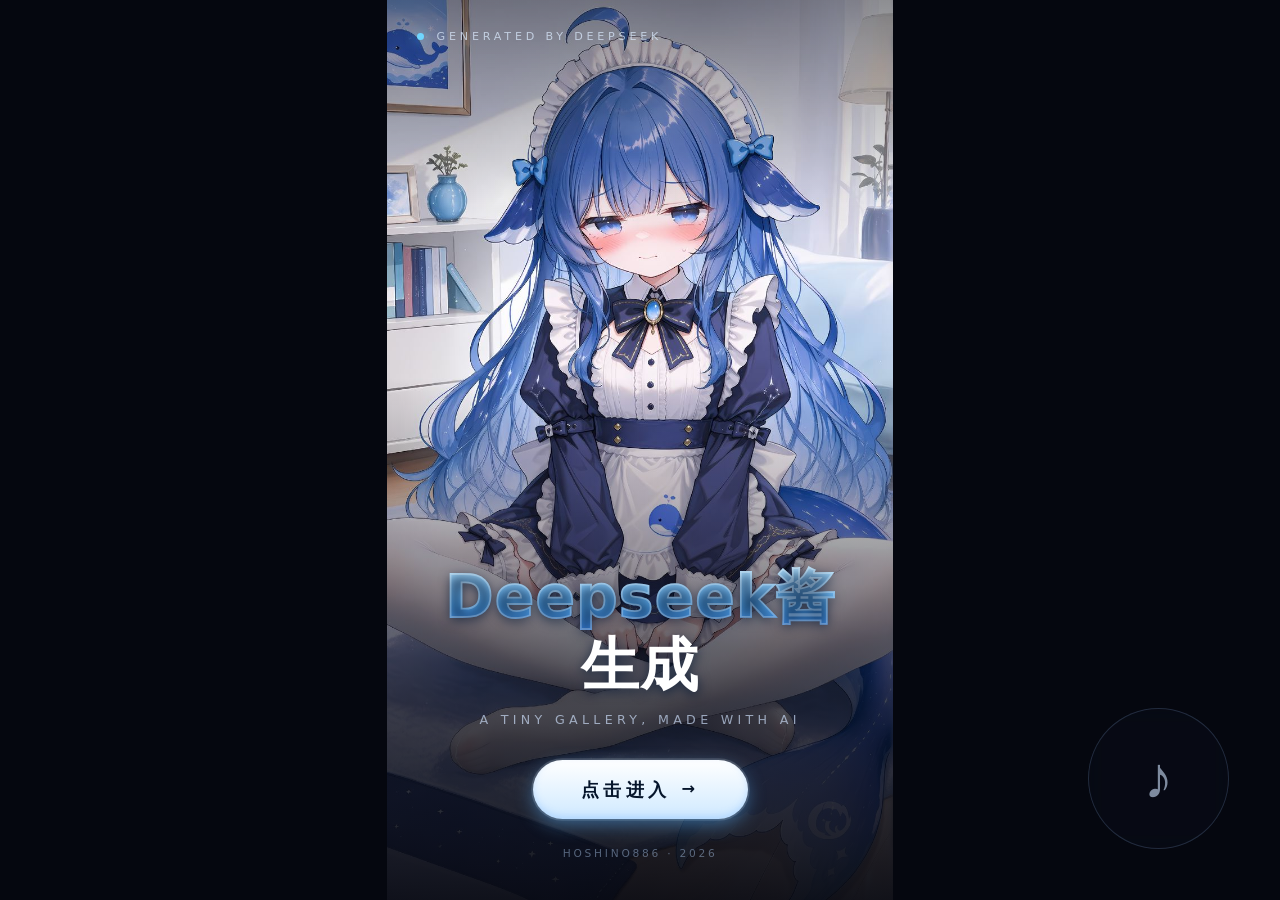
<file: index.html>
<!doctype html>
<html lang="zh-CN">
<head>
<meta charset="utf-8">
<meta name="viewport" content="width=device-width, initial-scale=1, viewport-fit=cover">
<meta name="theme-color" content="#0b1020">
<title>Deepseek酱生成</title>

<!-- 分享卡片 -->
<meta property="og:type" content="website">
<meta property="og:site_name" content="Deepseek酱生成">
<meta property="og:title" content="Deepseek酱生成">
<meta property="og:description" content="一个用 AI 做的小画廊 · 鬼针草 9 张 + Deepseek酱 5 张">
<meta property="og:image" content="https://hoshino886.github.io/poster/og.jpg">
<meta property="og:image:type" content="image/jpeg">
<meta property="og:image:width" content="1200">
<meta property="og:image:height" content="630">
<meta property="og:image:alt" content="Deepseek酱生成">
<link rel="image_src" href="https://hoshino886.github.io/poster/og.jpg">
<meta name="thumbnail" content="https://hoshino886.github.io/poster/og.jpg">
<meta property="og:url" content="https://hoshino886.github.io/poster/">
<meta name="twitter:card" content="summary_large_image">
<meta name="twitter:title" content="Deepseek酱生成">
<meta name="twitter:description" content="一个用 AI 做的小画廊">
<meta name="twitter:image" content="https://hoshino886.github.io/poster/og.jpg">

<!-- 图标 -->
<link rel="icon" href="favicon.svg" type="image/svg+xml">
<link rel="apple-touch-icon" href="favicon.svg">

<style>
  *{margin:0;padding:0;box-sizing:border-box}
  html,body{height:100%;background:#05070f}
  body{
    display:grid;place-items:center;
    font-family:"PingFang SC","Noto Sans SC",system-ui,sans-serif;
  }

  .cover{
    container-type:size;
    position:relative;
    width:min(100vw, 56.25vh);
    aspect-ratio:9/16;
    overflow:hidden;
    isolation:isolate;
    background:#05070f;
  }

  .cover .pic{
    position:absolute;inset:0;
    width:100%;height:100%;
    object-fit:cover;
    object-position:center 18%;
    animation:zoom 22s ease-in-out infinite alternate;
    -webkit-touch-callout:default;
    cursor:pointer;
  }
  @keyframes zoom{
    from{transform:scale(1)}
    to{transform:scale(1.06)}
  }

  .shade{
    position:absolute;inset:0;z-index:1;pointer-events:none;
    background:
      linear-gradient(180deg, rgba(5,7,15,.45) 0%, transparent 26%),
      linear-gradient(0deg, rgba(5,7,15,.94) 0%, rgba(5,7,15,.72) 22%, transparent 58%);
  }

  .top{
    position:absolute;z-index:2;top:6cqw;left:6cqw;right:6cqw;
    display:flex;align-items:center;gap:2.4cqw;
    font-size:2.2cqw;letter-spacing:.34em;color:rgba(220,235,255,.72);
    text-transform:uppercase;
  }
  .dot{
    width:1.4cqw;height:1.4cqw;border-radius:50%;
    background:#6fd6ff;box-shadow:0 0 2.6cqw rgba(111,214,255,.95);
    animation:pulse 2.2s infinite;
  }
  @keyframes pulse{50%{opacity:.3}}

  .bottom{
    position:absolute;z-index:2;left:0;right:0;bottom:0;
    padding:0 7cqw 8cqw;
    text-align:center;
  }

  h1{
    font-size:11.5cqw;line-height:1.16;font-weight:800;
    letter-spacing:.02em;color:#fff;
    text-shadow:0 .6cqw 2.4cqw rgba(0,20,50,.75);
  }
  h1 .hl{
    background:linear-gradient(180deg,#bfe9ff,#5fb8ff 62%,#3d8ef0);
    -webkit-background-clip:text;background-clip:text;
    color:transparent;
    -webkit-text-stroke:.35cqw rgba(255,255,255,.25);
  }

  .sub{
    margin-top:2.6cqw;font-size:2.5cqw;letter-spacing:.34em;
    color:rgba(210,228,255,.66);text-transform:uppercase;
  }

  .enter{
    display:inline-flex;align-items:center;justify-content:center;gap:2.2cqw;
    margin-top:6.4cqw;
    padding:3.4cqw 9.5cqw;
    border-radius:99px;
    font-size:3.6cqw;font-weight:700;letter-spacing:.24em;
    text-decoration:none;
    color:#06152b;
    background:linear-gradient(180deg,#ffffff,#cfe9ff);
    box-shadow:
      0 1.2cqw 3.6cqw rgba(90,180,255,.45),
      0 0 0 .35cqw rgba(255,255,255,.16),
      inset 0 -.6cqw 1.4cqw rgba(120,180,255,.35);
    animation:breathe 2.8s ease-in-out infinite;
    transition:transform .18s ease;
  }
  .enter:active{transform:scale(.96)}
  @keyframes breathe{
    0%,100%{box-shadow:0 1.2cqw 3.6cqw rgba(90,180,255,.40),0 0 0 .35cqw rgba(255,255,255,.14),inset 0 -.6cqw 1.4cqw rgba(120,180,255,.35)}
    50%{box-shadow:0 1.6cqw 5.2cqw rgba(120,200,255,.72),0 0 0 .35cqw rgba(255,255,255,.26),inset 0 -.6cqw 1.4cqw rgba(120,180,255,.35)}
  }
  .enter .arw{font-size:3.2cqw;transform:translateY(-.2cqw)}

  .foot{
    margin-top:5.4cqw;font-size:2.1cqw;letter-spacing:.26em;
    color:rgba(160,185,220,.5);
  }

  /* 彩蛋 */
  .egg{position:fixed;inset:0;z-index:99;pointer-events:none;overflow:hidden}
  .egg i{
    position:absolute;bottom:-60px;border-radius:50%;
    background:radial-gradient(circle at 32% 28%, rgba(255,255,255,.95), rgba(150,205,255,.35) 58%, rgba(150,205,255,.06));
    border:1px solid rgba(205,232,255,.55);
    animation:rise 3.6s ease-in forwards;
  }
  @keyframes rise{
    0%{transform:translateY(0) scale(.7);opacity:0}
    12%{opacity:.9}
    100%{transform:translateY(-115vh) scale(1.1);opacity:0}
  }
  .egg-msg{
    position:absolute;left:0;right:0;bottom:34%;text-align:center;
    font-size:6.4vw;font-weight:800;letter-spacing:.06em;
    color:#e2f4ff;text-shadow:0 0 5vw rgba(90,180,255,.95);
    animation:eggFade 3.6s ease forwards;
  }
  @keyframes eggFade{
    0%{opacity:0;transform:translateY(3vw) scale(.96)}
    18%{opacity:1;transform:translateY(0) scale(1)}
    75%{opacity:1}
    100%{opacity:0;transform:translateY(-2vw) scale(1.02)}
  }
</style>
<link rel="stylesheet" href="fx.css?v=14">
</head>
<body>
  <main class="cover">
    <img class="pic" src="cover.jpg" alt="封面">
    <div class="shade"></div>

    <div class="top">
      <span class="dot"></span>
      <span>Generated by DeepSeek</span>
    </div>

    <div class="bottom">
      <h1><span class="hl">Deepseek酱</span>生成</h1>
      <p class="sub">A tiny gallery, made with AI</p>

      <a class="enter" href="categories.html">
        点击进入<span class="arw">→</span>
      </a>

      <p class="foot">HOSHINO886 · 2026</p>
    </div>
  </main>

<script>
(function(){
  const pic = document.querySelector('.pic');
  let taps = 0, timer = null;

  pic.addEventListener('click', function(){
    taps++;
    clearTimeout(timer);
    timer = setTimeout(function(){ taps = 0; }, 1400);
    if (taps >= 5) { taps = 0; egg(); }
  });

  function egg(){
    if (document.querySelector('.egg')) return;
    const layer = document.createElement('div');
    layer.className = 'egg';

    for (let i = 0; i < 18; i++) {
      const b = document.createElement('i');
      const size = 8 + Math.random() * 26;
      b.style.width = size + 'px';
      b.style.height = size + 'px';
      b.style.left = (Math.random() * 100) + '%';
      b.style.animationDelay = (Math.random() * 1.4) + 's';
      b.style.animationDuration = (2.8 + Math.random() * 1.6) + 's';
      layer.appendChild(b);
    }

    const msg = document.createElement('div');
    msg.className = 'egg-msg';
    msg.textContent = '咕噜咕噜 🐳';
    layer.appendChild(msg);

    document.body.appendChild(layer);
    setTimeout(function(){ layer.remove(); }, 5600);
  }
})();
</script>
<script src="fx.js?v=14"></script>
</body>
</html>
</file>
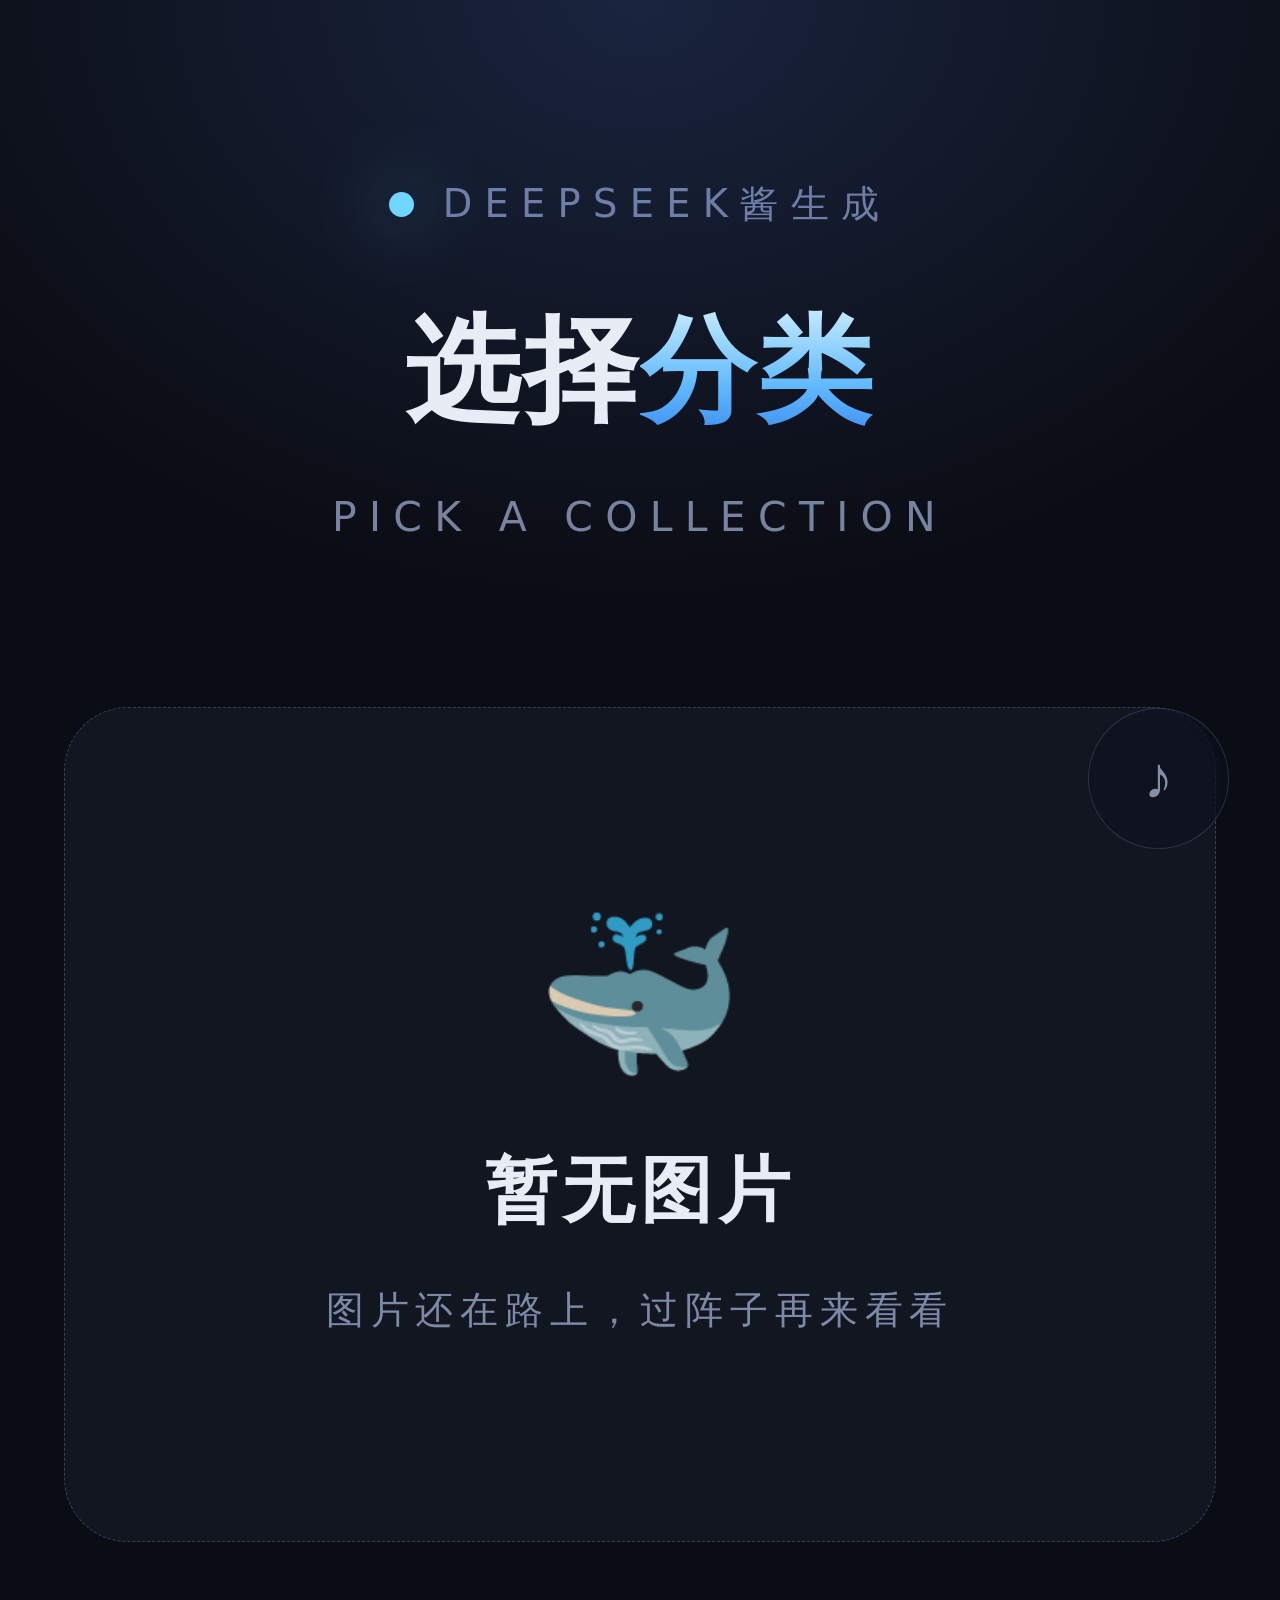
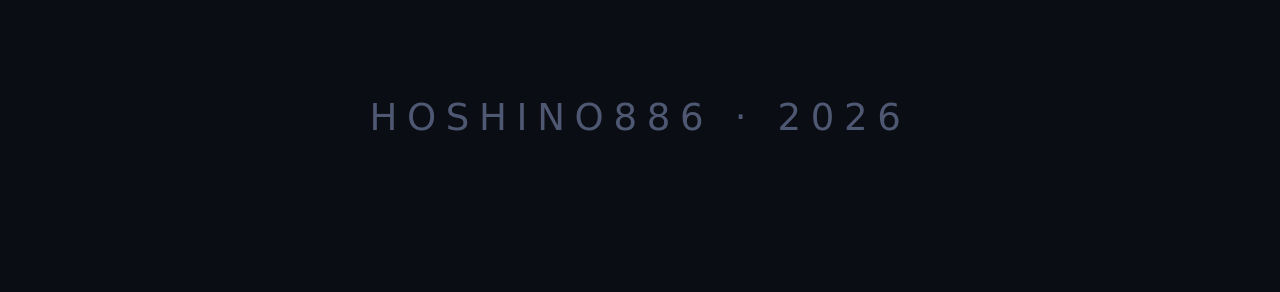
<file: categories.html>
<!doctype html>
<html lang="zh-CN">
<head>
<meta charset="utf-8">
<meta name="viewport" content="width=device-width, initial-scale=1, viewport-fit=cover">
<meta name="theme-color" content="#0b0d14">
<title>选择分类 · Deepseek酱生成</title>
<style>
  *{margin:0;padding:0;box-sizing:border-box}
  html,body{min-height:100%}
  body{
    min-height:100vh;
    background:#0b0d14;color:#e8ecf5;
    font-family:"PingFang SC","Noto Sans SC",system-ui,sans-serif;
    display:flex;flex-direction:column;justify-content:center;
    padding:14vw 5vw 12vw;
    background-image:radial-gradient(90% 45% at 50% 0%, rgba(90,140,255,.18), transparent 70%);
    background-repeat:no-repeat;
  }

  header{text-align:center;margin-bottom:11vw}
  .dotline{
    display:inline-flex;align-items:center;gap:2.2vw;
    font-size:3vw;letter-spacing:.32em;color:#6f7ea8;text-transform:uppercase;
    margin-bottom:5vw;
  }
  .dot{width:2vw;height:2vw;border-radius:50%;background:#6fd6ff;box-shadow:0 0 6vw rgba(111,214,255,.9);animation:pulse 2.2s infinite}
  @keyframes pulse{50%{opacity:.3}}
  h1{font-size:9vw;font-weight:800;letter-spacing:.02em}
  h1 .hl{background:linear-gradient(180deg,#cdeeff,#63bbff 60%,#3d8ef0);-webkit-background-clip:text;background-clip:text;color:transparent}
  .sub{margin-top:3.4vw;font-size:3.2vw;letter-spacing:.3em;color:#77839f;text-transform:uppercase}

  .cats{display:grid;grid-template-columns:1fr 1fr;gap:4.4vw}
  .cat{
    position:relative;display:block;text-decoration:none;color:inherit;
    aspect-ratio:3/4.1;border-radius:5vw;overflow:hidden;
    background:#151b28;
    box-shadow:0 1.2vw 6vw rgba(0,0,0,.5);
    transition:transform .18s ease;
  }
  .cat:active{transform:scale(.97)}
  .cat img{position:absolute;inset:0;width:100%;height:100%;object-fit:cover;opacity:.92}
  .cat .mask{position:absolute;inset:0;background:linear-gradient(0deg,rgba(4,6,12,.94) 4%,rgba(4,6,12,.35) 46%,transparent 72%)}
  .cat .txt{position:absolute;left:0;right:0;bottom:0;padding:0 4.4vw 5vw}
  .cat .nm{font-size:4.8vw;font-weight:800;letter-spacing:.02em;text-shadow:0 .5vw 3vw rgba(0,0,0,.8)}
  .cat .num{margin-top:1.4vw;font-size:2.9vw;letter-spacing:.2em;color:#9fb0d0}
  .cat .tag{
    position:absolute;top:3.4vw;left:3.4vw;
    font-size:2.6vw;letter-spacing:.2em;color:#cfe4ff;
    background:rgba(10,16,30,.55);border:1px solid rgba(160,200,255,.25);
    padding:1.2vw 3vw;border-radius:99px;backdrop-filter:blur(6px);
  }

  .empty{margin:2vw 0 0;padding:16vw 6vw;text-align:center;border-radius:5vw;
    background:rgba(21,27,40,.72);border:1px dashed rgba(140,175,235,.28)}
  .empty .ico{font-size:13vw;line-height:1;margin-bottom:5vw;opacity:.85}
  .empty p{font-size:5.6vw;font-weight:800;letter-spacing:.08em}
  .empty small{display:block;margin-top:3.6vw;font-size:3vw;letter-spacing:.18em;color:#7d89a6}

  footer{margin-top:12vw;text-align:center;font-size:2.9vw;letter-spacing:.26em;color:#4f5872}
</style>
<link rel="stylesheet" href="fx.css?v=14">
</head>
<body>
  <header>
    <div class="dotline"><span class="dot"></span><span>Deepseek酱生成</span></div>
    <h1>选择<span class="hl">分类</span></h1>
    <p class="sub">Pick a collection</p>
  </header>

  <div class="empty">
    <div class="ico">🐳</div>
    <p>暂无图片</p>
    <small>图片还在路上，过阵子再来看看</small>
  </div>

  <footer>HOSHINO886 · 2026</footer>
<script src="fx.js?v=14"></script>
</body>
</html>
</file>
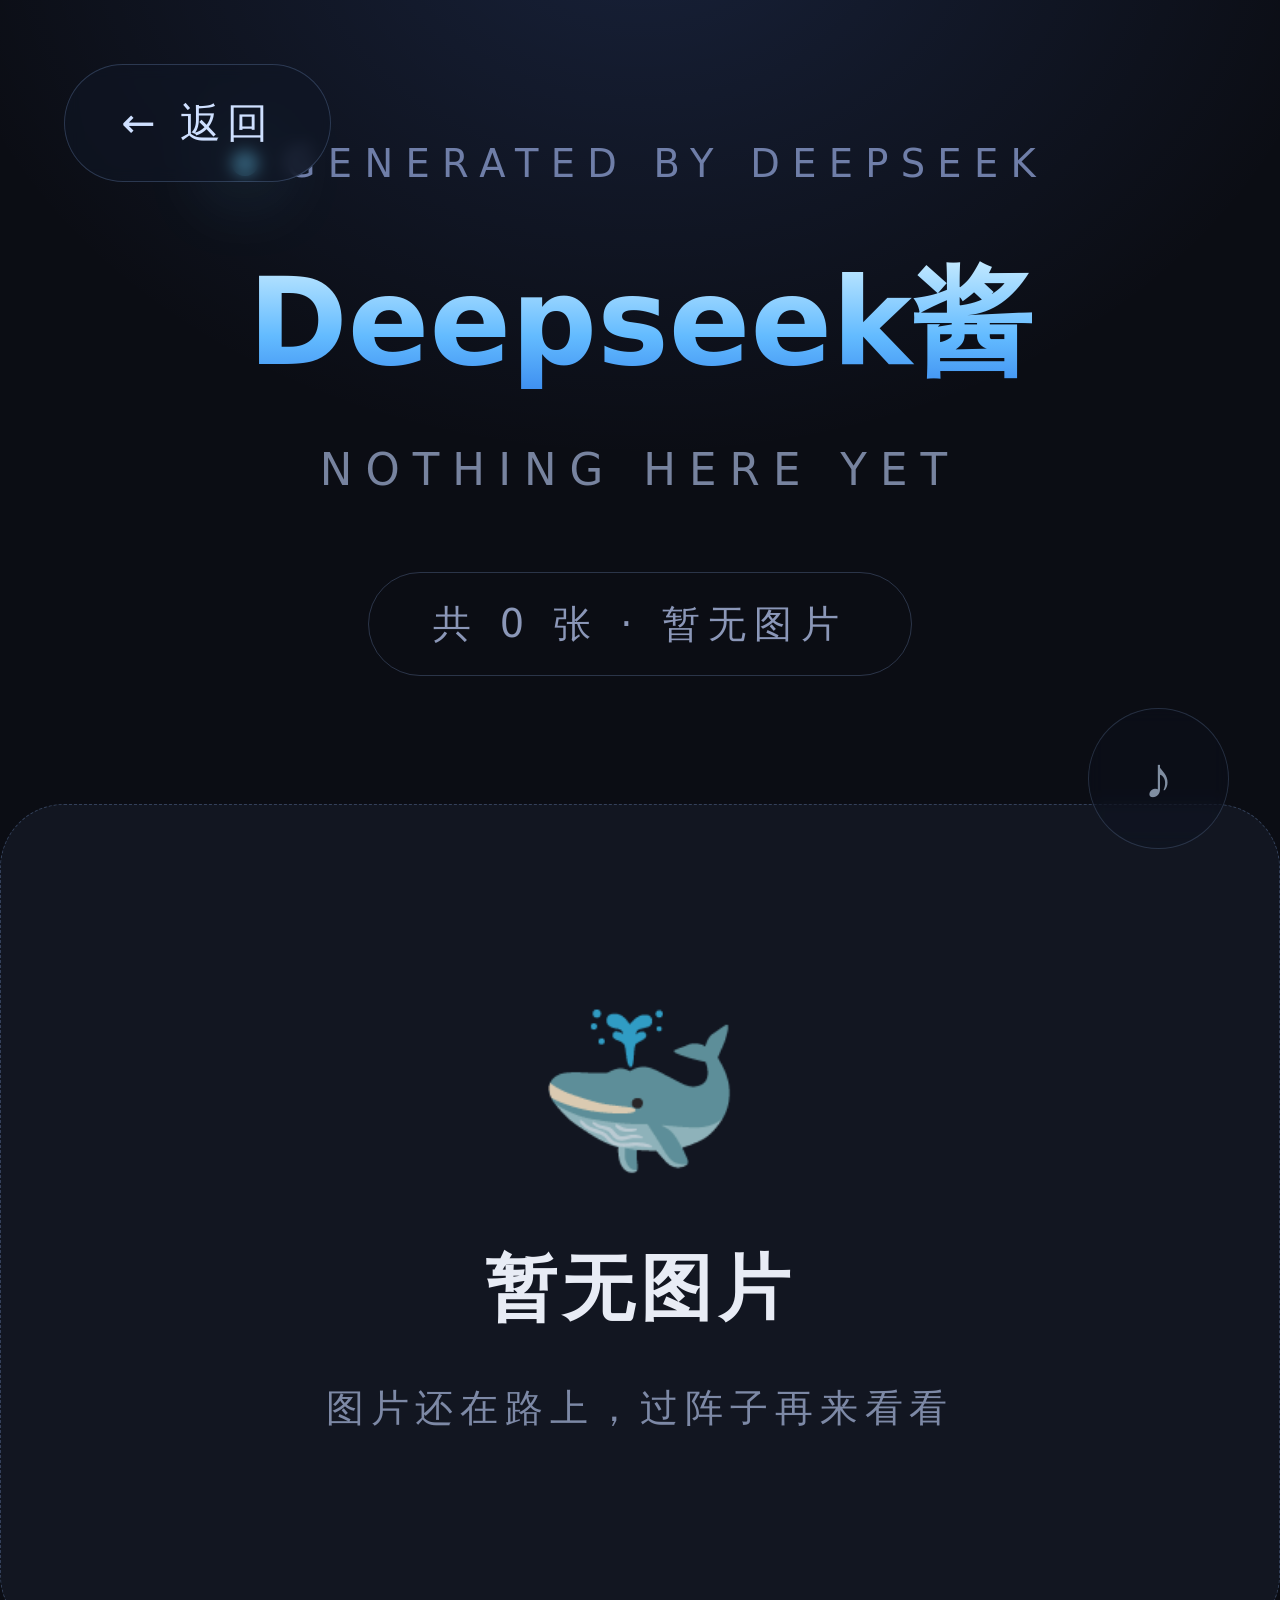
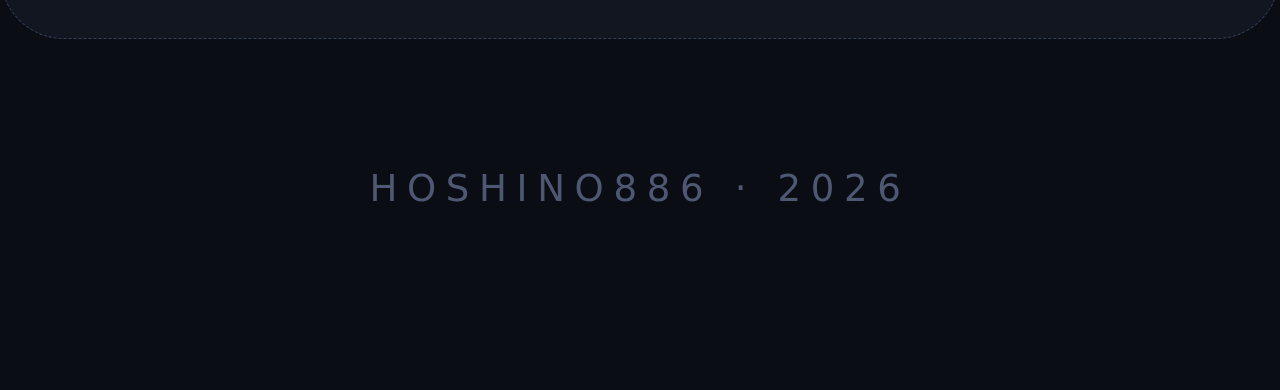
<file: deepseek.html>
<!doctype html>
<html lang="zh-CN">
<head>
<meta charset="utf-8">
<meta name="viewport" content="width=device-width, initial-scale=1, viewport-fit=cover">
<meta name="theme-color" content="#0b0d14">
<title>Deepseek酱 · 暂无图片</title>

<meta property="og:type" content="website">
<meta property="og:title" content="Deepseek酱 · 12 张">
<meta property="og:description" content="Deepseek酱生成 · Deepseek酱系列">
<meta property="og:image" content="https://hoshino886.github.io/poster/og.jpg">
<meta name="twitter:card" content="summary_large_image">
<link rel="icon" href="favicon.svg" type="image/svg+xml">

<style>
  *{margin:0;padding:0;box-sizing:border-box}
  body{
    background:#0b0d14;color:#e8ecf5;
    font-family:"PingFang SC","Noto Sans SC",system-ui,sans-serif;
    padding-bottom:14vw;
    background-image:radial-gradient(80% 40% at 50% -5%, rgba(90,140,255,.16), transparent 70%);
    background-repeat:no-repeat;
  }
  body.locked{overflow:hidden}

  .back{
    display:inline-flex;align-items:center;gap:2vw;
    position:absolute;top:5vw;left:5vw;z-index:10;
    padding:2.4vw 4.4vw;border-radius:99px;
    font-size:3.2vw;letter-spacing:.14em;text-decoration:none;color:#cfe0ff;
    background:rgba(15,22,38,.6);border:1px solid rgba(150,190,255,.22);
    backdrop-filter:blur(8px);
  }

  header{padding:11vw 6vw 8vw;text-align:center}
  .dotline{
    display:inline-flex;align-items:center;gap:2.2vw;
    font-size:3vw;letter-spacing:.32em;color:#6f7ea8;text-transform:uppercase;
    margin-bottom:5vw;
  }
  .dot{width:2vw;height:2vw;border-radius:50%;background:#6fd6ff;box-shadow:0 0 6vw rgba(111,214,255,.9);animation:pulse 2.2s infinite}
  @keyframes pulse{50%{opacity:.3}}
  h1{font-size:9.4vw;line-height:1.2;font-weight:800}
  h1 .hl{background:linear-gradient(180deg,#cdeeff,#63bbff 60%,#3d8ef0);-webkit-background-clip:text;background-clip:text;color:transparent}
  .sub{margin-top:4vw;font-size:3.4vw;letter-spacing:.3em;color:#77839f;text-transform:uppercase}
  .count{margin-top:6vw;display:inline-block;font-size:3vw;letter-spacing:.22em;color:#8b97b8;border:1px solid rgba(140,170,230,.25);padding:2vw 5vw;border-radius:99px}

  .grid{column-count:2;column-gap:3.4vw;padding:0 4vw}
  figure{
    break-inside:avoid;margin:0 0 3.4vw;border-radius:3vw;overflow:hidden;
    background:#151b28;box-shadow:0 .8vw 4vw rgba(0,0,0,.45);position:relative;
    cursor:zoom-in;
  }
  figure img{display:block;width:100%;height:auto}
  figure::after{
    content:attr(data-n);position:absolute;right:2.6vw;bottom:2.4vw;
    font-size:2.8vw;letter-spacing:.14em;color:rgba(255,255,255,.72);
    text-shadow:0 .4vw 2vw rgba(0,0,0,.8);
  }

  .empty{margin:2vw 0 0;padding:16vw 6vw;text-align:center;border-radius:5vw;
    background:rgba(21,27,40,.72);border:1px dashed rgba(140,175,235,.28)}
  .empty .ico{font-size:13vw;line-height:1;margin-bottom:5vw;opacity:.85}
  .empty p{font-size:5.6vw;font-weight:800;letter-spacing:.08em}
  .empty small{display:block;margin-top:3.6vw;font-size:3vw;letter-spacing:.18em;color:#7d89a6}

  footer{margin-top:10vw;text-align:center;font-size:2.9vw;letter-spacing:.26em;color:#4f5872}

  /* 灯箱 */
  #lb{position:fixed;inset:0;z-index:50;display:none;background:#05070f}
  #lb.on{display:block}
  #lb .stage{
    position:absolute;inset:0;display:flex;align-items:center;justify-content:center;
    padding:5vw;overflow:hidden;
  }
  #lb img{
    max-width:100%;max-height:82vh;border-radius:2.5vw;
    box-shadow:0 2vw 12vw rgba(0,0,0,.85);
    animation:pop .2s ease;
    touch-action:none;
    -webkit-touch-callout:default;
    transform-origin:center center;
    will-change:transform;
  }
  @keyframes pop{from{transform:scale(.96);opacity:0}}

  #lb .close,#lb .dl{
    position:absolute;top:4vw;z-index:3;
    width:11vw;height:11vw;border-radius:50%;
    display:flex;align-items:center;justify-content:center;
    font-size:6.5vw;line-height:1;color:#e7efff;text-decoration:none;
    border:1px solid rgba(180,210,255,.22);
    background:rgba(18,26,44,.6);backdrop-filter:blur(8px);
    cursor:pointer;
  }
  #lb .close{right:4vw}
  #lb .dl{right:17vw;font-size:5vw}
  #lb .close:active,#lb .dl:active{background:rgba(40,60,100,.75)}

  #lb .nav{
    position:absolute;top:50%;transform:translateY(-50%);
    width:12vw;height:12vw;border-radius:50%;
    border:1px solid rgba(180,210,255,.22);
    background:rgba(18,26,44,.55);backdrop-filter:blur(8px);
    color:#dce8ff;font-size:7vw;line-height:1;
    display:flex;align-items:center;justify-content:center;
    z-index:3;cursor:pointer;user-select:none;
  }
  #lb .nav:active{background:rgba(40,60,100,.7)}
  #lb .prev{left:3vw}
  #lb .next{right:3vw}
  #lb .counter{
    position:absolute;left:0;right:0;bottom:8vw;text-align:center;
    font-size:3.4vw;letter-spacing:.3em;color:#9aa8c8;z-index:3;
  }
  #lb .counter small{
    display:block;margin-top:1.6vw;font-size:2.6vw;letter-spacing:.24em;color:#5d6784;
  }
</style>
<link rel="stylesheet" href="fx.css?v=14">
</head>
<body>
  <a class="back" href="categories.html">← 返回</a>

  <header>
    <div class="dotline"><span class="dot"></span><span>Generated by DeepSeek</span></div>
    <h1><span class="hl">Deepseek酱</span></h1>
    <p class="sub">Nothing here yet</p>
    <div class="count">共 0 张 · 暂无图片</div>
  </header>

  <div class="empty">
    <div class="ico">🐳</div>
    <p>暂无图片</p>
    <small>图片还在路上，过阵子再来看看</small>
  </div>

  <footer>HOSHINO886 · 2026</footer>

  <div id="lb">
    <div class="stage"><img alt=""></div>
    <a class="dl" download title="保存图片">↓</a>
    <span class="close">×</span>
    <span class="nav prev">‹</span>
    <span class="nav next">›</span>
    <div class="counter"><span class="pos">0 / 0</span><small>左右滑切换 · 双指放大 · 点 × 关闭</small></div>
  </div>

<script>
(function(){
  const lb = document.getElementById('lb');
  const stage = lb.querySelector('.stage');
  const lbImg = lb.querySelector('img');
  const pos = lb.querySelector('.pos');
  const dl = lb.querySelector('.dl');
  const thumbs = Array.prototype.slice.call(document.querySelectorAll('.grid img'));
  let idx = 0;
  let closedAt = 0;

  let scale = 1, tx = 0, ty = 0;
  let baseDist = 0, startScale = 1, dragging = false, dragX = 0, dragY = 0;

  function applyZoom(){
    lbImg.style.transform = 'translate(' + tx + 'px,' + ty + 'px) scale(' + scale + ')';
  }
  function resetZoom(){
    scale = 1; tx = 0; ty = 0;
    lbImg.style.transform = '';
  }
  function dist(t){
    const dx = t[0].clientX - t[1].clientX;
    const dy = t[0].clientY - t[1].clientY;
    return Math.sqrt(dx * dx + dy * dy);
  }

  function show(i){
    idx = (i + thumbs.length) % thumbs.length;
    resetZoom();
    lbImg.src = thumbs[idx].src;
    dl.href = thumbs[idx].src;
    pos.textContent = (idx + 1) + ' / ' + thumbs.length;
    lbImg.style.animation = 'none';
    void lbImg.offsetWidth;
    lbImg.style.animation = '';
    preload(idx);
  }

  function preload(i){
    [1, -1].forEach(function(d){
      const k = (i + d + thumbs.length) % thumbs.length;
      const im = new Image();
      im.src = thumbs[k].src;
    });
  }

  function open(i){ show(i); lb.classList.add('on'); document.body.classList.add('locked'); }
  function close(){ lb.classList.remove('on'); document.body.classList.remove('locked'); resetZoom(); closedAt = Date.now(); }

  thumbs.forEach(function(img, i){
    img.addEventListener('click', function(e){
      e.preventDefault();
      if (Date.now() - closedAt < 450) return;
      open(i);
    });
  });

  lb.querySelector('.close').addEventListener('click', function(e){ e.stopPropagation(); close(); });
  lb.querySelector('.prev').addEventListener('click', function(e){ e.stopPropagation(); if (scale <= 1.01) show(idx - 1); });
  lb.querySelector('.next').addEventListener('click', function(e){ e.stopPropagation(); if (scale <= 1.01) show(idx + 1); });

  document.addEventListener('keydown', function(e){
    if (!lb.classList.contains('on')) return;
    if (e.key === 'ArrowLeft') show(idx - 1);
    if (e.key === 'ArrowRight') show(idx + 1);
    if (e.key === 'Escape') close();
  });

  lbImg.addEventListener('dblclick', function(){
    if (scale > 1) { resetZoom(); } else { scale = 2.2; applyZoom(); }
  });

  let sx = 0, sy = 0, moved = false;

  stage.addEventListener('touchstart', function(e){
    if (e.touches.length === 2) {
      baseDist = dist(e.touches);
      startScale = scale;
      moved = true;
      dragging = false;
    } else if (e.touches.length === 1) {
      sx = e.touches[0].clientX; sy = e.touches[0].clientY;
      moved = false;
      if (scale > 1.01) { dragging = true; dragX = sx; dragY = sy; }
    }
  }, {passive:true});

  stage.addEventListener('touchmove', function(e){
    if (e.touches.length === 2) {
      e.preventDefault();
      const d = dist(e.touches);
      if (baseDist > 0) {
        scale = Math.min(4, Math.max(0.7, startScale * d / baseDist));
        applyZoom();
      }
    } else if (e.touches.length === 1 && dragging) {
      e.preventDefault();
      tx += e.touches[0].clientX - dragX;
      ty += e.touches[0].clientY - dragY;
      dragX = e.touches[0].clientX; dragY = e.touches[0].clientY;
      applyZoom();
    } else if (e.touches.length === 1) {
      const dx = e.touches[0].clientX - sx;
      const dy = e.touches[0].clientY - sy;
      if (Math.abs(dx) > 10 || Math.abs(dy) > 10) moved = true;
    }
  }, {passive:false});

  stage.addEventListener('touchend', function(e){
    const zoomed = scale > 1.01;
    dragging = false;

    if (e.touches.length === 0) {
      if (!zoomed) resetZoom();
      const ct = e.changedTouches[0];
      const dx = (ct ? ct.clientX : sx) - sx;
      const dy = (ct ? ct.clientY : sy) - sy;
      if (!zoomed && Math.abs(dx) > 45 && Math.abs(dx) > Math.abs(dy)) {
        show(idx + (dx < 0 ? 1 : -1));
      }
    }
  }, {passive:true});
})();
</script>
<script src="fx.js?v=14"></script>
</body>
</html>
</file>
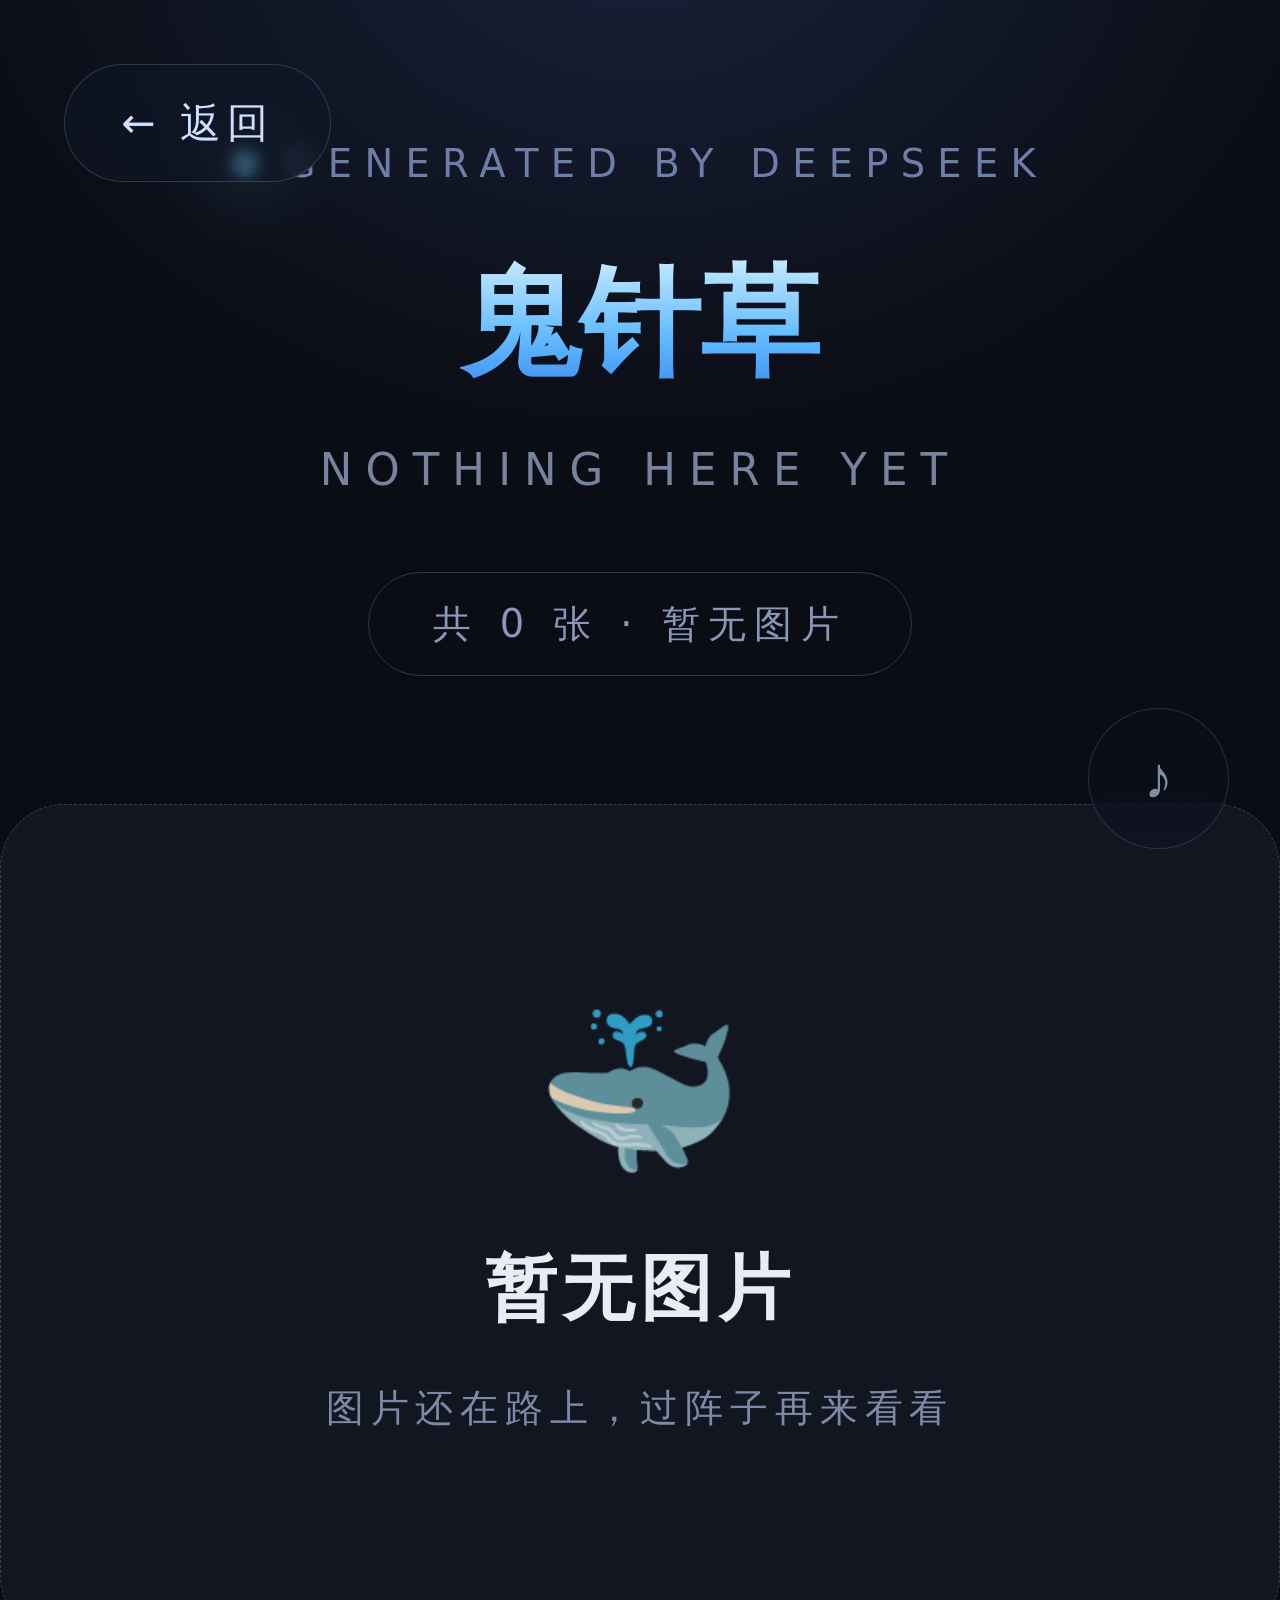
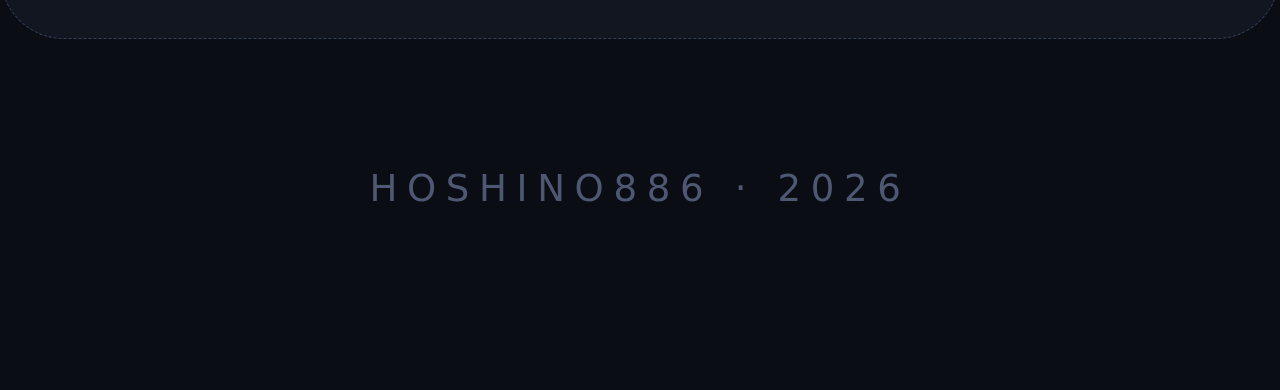
<file: gallery.html>
<!doctype html>
<html lang="zh-CN">
<head>
<meta charset="utf-8">
<meta name="viewport" content="width=device-width, initial-scale=1, viewport-fit=cover">
<meta name="theme-color" content="#0b0d14">
<title>鬼针草 · 暂无图片</title>

<meta property="og:type" content="website">
<meta property="og:title" content="鬼针草 · 9 张">
<meta property="og:description" content="Deepseek酱生成 · 鬼针草系列">
<meta property="og:image" content="https://hoshino886.github.io/poster/og.jpg">
<meta name="twitter:card" content="summary_large_image">
<link rel="icon" href="favicon.svg" type="image/svg+xml">

<style>
  *{margin:0;padding:0;box-sizing:border-box}
  body{
    background:#0b0d14;color:#e8ecf5;
    font-family:"PingFang SC","Noto Sans SC",system-ui,sans-serif;
    padding-bottom:14vw;
    background-image:radial-gradient(80% 40% at 50% -5%, rgba(90,140,255,.16), transparent 70%);
    background-repeat:no-repeat;
  }
  body.locked{overflow:hidden}

  .back{
    display:inline-flex;align-items:center;gap:2vw;
    position:absolute;top:5vw;left:5vw;z-index:10;
    padding:2.4vw 4.4vw;border-radius:99px;
    font-size:3.2vw;letter-spacing:.14em;text-decoration:none;color:#cfe0ff;
    background:rgba(15,22,38,.6);border:1px solid rgba(150,190,255,.22);
    backdrop-filter:blur(8px);
  }

  header{padding:11vw 6vw 8vw;text-align:center}
  .dotline{
    display:inline-flex;align-items:center;gap:2.2vw;
    font-size:3vw;letter-spacing:.32em;color:#6f7ea8;text-transform:uppercase;
    margin-bottom:5vw;
  }
  .dot{width:2vw;height:2vw;border-radius:50%;background:#6fd6ff;box-shadow:0 0 6vw rgba(111,214,255,.9);animation:pulse 2.2s infinite}
  @keyframes pulse{50%{opacity:.3}}
  h1{font-size:9.4vw;line-height:1.2;font-weight:800}
  h1 .hl{background:linear-gradient(180deg,#cdeeff,#63bbff 60%,#3d8ef0);-webkit-background-clip:text;background-clip:text;color:transparent}
  .sub{margin-top:4vw;font-size:3.4vw;letter-spacing:.3em;color:#77839f;text-transform:uppercase}
  .count{margin-top:6vw;display:inline-block;font-size:3vw;letter-spacing:.22em;color:#8b97b8;border:1px solid rgba(140,170,230,.25);padding:2vw 5vw;border-radius:99px}

  .grid{column-count:2;column-gap:3.4vw;padding:0 4vw}
  figure{
    break-inside:avoid;margin:0 0 3.4vw;border-radius:3vw;overflow:hidden;
    background:#151b28;box-shadow:0 .8vw 4vw rgba(0,0,0,.45);position:relative;
    cursor:zoom-in;
  }
  figure img{display:block;width:100%;height:auto}
  figure::after{
    content:attr(data-n);position:absolute;right:2.6vw;bottom:2.4vw;
    font-size:2.8vw;letter-spacing:.14em;color:rgba(255,255,255,.72);
    text-shadow:0 .4vw 2vw rgba(0,0,0,.8);
  }

  .empty{margin:2vw 0 0;padding:16vw 6vw;text-align:center;border-radius:5vw;
    background:rgba(21,27,40,.72);border:1px dashed rgba(140,175,235,.28)}
  .empty .ico{font-size:13vw;line-height:1;margin-bottom:5vw;opacity:.85}
  .empty p{font-size:5.6vw;font-weight:800;letter-spacing:.08em}
  .empty small{display:block;margin-top:3.6vw;font-size:3vw;letter-spacing:.18em;color:#7d89a6}

  footer{margin-top:10vw;text-align:center;font-size:2.9vw;letter-spacing:.26em;color:#4f5872}

  /* 灯箱 */
  #lb{position:fixed;inset:0;z-index:50;display:none;background:#05070f}
  #lb.on{display:block}
  #lb .stage{
    position:absolute;inset:0;display:flex;align-items:center;justify-content:center;
    padding:5vw;overflow:hidden;
  }
  #lb img{
    max-width:100%;max-height:82vh;border-radius:2.5vw;
    box-shadow:0 2vw 12vw rgba(0,0,0,.85);
    animation:pop .2s ease;
    touch-action:none;
    -webkit-touch-callout:default;
    transform-origin:center center;
    will-change:transform;
  }
  @keyframes pop{from{transform:scale(.96);opacity:0}}

  #lb .close,#lb .dl{
    position:absolute;top:4vw;z-index:3;
    width:11vw;height:11vw;border-radius:50%;
    display:flex;align-items:center;justify-content:center;
    font-size:6.5vw;line-height:1;color:#e7efff;text-decoration:none;
    border:1px solid rgba(180,210,255,.22);
    background:rgba(18,26,44,.6);backdrop-filter:blur(8px);
    cursor:pointer;
  }
  #lb .close{right:4vw}
  #lb .dl{right:17vw;font-size:5vw}
  #lb .close:active,#lb .dl:active{background:rgba(40,60,100,.75)}

  #lb .nav{
    position:absolute;top:50%;transform:translateY(-50%);
    width:12vw;height:12vw;border-radius:50%;
    border:1px solid rgba(180,210,255,.22);
    background:rgba(18,26,44,.55);backdrop-filter:blur(8px);
    color:#dce8ff;font-size:7vw;line-height:1;
    display:flex;align-items:center;justify-content:center;
    z-index:3;cursor:pointer;user-select:none;
  }
  #lb .nav:active{background:rgba(40,60,100,.7)}
  #lb .prev{left:3vw}
  #lb .next{right:3vw}
  #lb .counter{
    position:absolute;left:0;right:0;bottom:8vw;text-align:center;
    font-size:3.4vw;letter-spacing:.3em;color:#9aa8c8;z-index:3;
  }
  #lb .counter small{
    display:block;margin-top:1.6vw;font-size:2.6vw;letter-spacing:.24em;color:#5d6784;
  }
</style>
<link rel="stylesheet" href="fx.css?v=14">
</head>
<body>
  <a class="back" href="categories.html">← 返回</a>

  <header>
    <div class="dotline"><span class="dot"></span><span>Generated by DeepSeek</span></div>
    <h1><span class="hl">鬼针草</span></h1>
    <p class="sub">Nothing here yet</p>
    <div class="count">共 0 张 · 暂无图片</div>
  </header>

  <div class="empty">
    <div class="ico">🐳</div>
    <p>暂无图片</p>
    <small>图片还在路上，过阵子再来看看</small>
  </div>

  <footer>HOSHINO886 · 2026</footer>

  <div id="lb">
    <div class="stage"><img alt=""></div>
    <a class="dl" download title="保存图片">↓</a>
    <span class="close">×</span>
    <span class="nav prev">‹</span>
    <span class="nav next">›</span>
    <div class="counter"><span class="pos">0 / 0</span><small>左右滑切换 · 双指放大 · 点 × 关闭</small></div>
  </div>

<script>
(function(){
  const lb = document.getElementById('lb');
  const stage = lb.querySelector('.stage');
  const lbImg = lb.querySelector('img');
  const pos = lb.querySelector('.pos');
  const dl = lb.querySelector('.dl');
  const thumbs = Array.prototype.slice.call(document.querySelectorAll('.grid img'));
  let idx = 0;
  let closedAt = 0;

  let scale = 1, tx = 0, ty = 0;
  let baseDist = 0, startScale = 1, dragging = false, dragX = 0, dragY = 0;

  function applyZoom(){
    lbImg.style.transform = 'translate(' + tx + 'px,' + ty + 'px) scale(' + scale + ')';
  }
  function resetZoom(){
    scale = 1; tx = 0; ty = 0;
    lbImg.style.transform = '';
  }
  function dist(t){
    const dx = t[0].clientX - t[1].clientX;
    const dy = t[0].clientY - t[1].clientY;
    return Math.sqrt(dx * dx + dy * dy);
  }

  function show(i){
    idx = (i + thumbs.length) % thumbs.length;
    resetZoom();
    lbImg.src = thumbs[idx].src;
    dl.href = thumbs[idx].src;
    pos.textContent = (idx + 1) + ' / ' + thumbs.length;
    lbImg.style.animation = 'none';
    void lbImg.offsetWidth;
    lbImg.style.animation = '';
    preload(idx);
  }

  function preload(i){
    [1, -1].forEach(function(d){
      const k = (i + d + thumbs.length) % thumbs.length;
      const im = new Image();
      im.src = thumbs[k].src;
    });
  }

  function open(i){ show(i); lb.classList.add('on'); document.body.classList.add('locked'); }
  function close(){ lb.classList.remove('on'); document.body.classList.remove('locked'); resetZoom(); closedAt = Date.now(); }

  thumbs.forEach(function(img, i){
    img.addEventListener('click', function(e){
      e.preventDefault();
      if (Date.now() - closedAt < 450) return;
      open(i);
    });
  });

  lb.querySelector('.close').addEventListener('click', function(e){ e.stopPropagation(); close(); });
  lb.querySelector('.prev').addEventListener('click', function(e){ e.stopPropagation(); if (scale <= 1.01) show(idx - 1); });
  lb.querySelector('.next').addEventListener('click', function(e){ e.stopPropagation(); if (scale <= 1.01) show(idx + 1); });

  document.addEventListener('keydown', function(e){
    if (!lb.classList.contains('on')) return;
    if (e.key === 'ArrowLeft') show(idx - 1);
    if (e.key === 'ArrowRight') show(idx + 1);
    if (e.key === 'Escape') close();
  });

  lbImg.addEventListener('dblclick', function(){
    if (scale > 1) { resetZoom(); } else { scale = 2.2; applyZoom(); }
  });

  let sx = 0, sy = 0, moved = false;

  stage.addEventListener('touchstart', function(e){
    if (e.touches.length === 2) {
      baseDist = dist(e.touches);
      startScale = scale;
      moved = true;
      dragging = false;
    } else if (e.touches.length === 1) {
      sx = e.touches[0].clientX; sy = e.touches[0].clientY;
      moved = false;
      if (scale > 1.01) { dragging = true; dragX = sx; dragY = sy; }
    }
  }, {passive:true});

  stage.addEventListener('touchmove', function(e){
    if (e.touches.length === 2) {
      e.preventDefault();
      const d = dist(e.touches);
      if (baseDist > 0) {
        scale = Math.min(4, Math.max(0.7, startScale * d / baseDist));
        applyZoom();
      }
    } else if (e.touches.length === 1 && dragging) {
      e.preventDefault();
      tx += e.touches[0].clientX - dragX;
      ty += e.touches[0].clientY - dragY;
      dragX = e.touches[0].clientX; dragY = e.touches[0].clientY;
      applyZoom();
    } else if (e.touches.length === 1) {
      const dx = e.touches[0].clientX - sx;
      const dy = e.touches[0].clientY - sy;
      if (Math.abs(dx) > 10 || Math.abs(dy) > 10) moved = true;
    }
  }, {passive:false});

  stage.addEventListener('touchend', function(e){
    const zoomed = scale > 1.01;
    dragging = false;

    if (e.touches.length === 0) {
      if (!zoomed) resetZoom();
      const ct = e.changedTouches[0];
      const dx = (ct ? ct.clientX : sx) - sx;
      const dy = (ct ? ct.clientY : sy) - sy;
      if (!zoomed && Math.abs(dx) > 45 && Math.abs(dx) > Math.abs(dy)) {
        show(idx + (dx < 0 ? 1 : -1));
      }
    }
  }, {passive:true});
})();
</script>
<script src="fx.js?v=14"></script>
</body>
</html>
</file>
<file: fx.css>
/* 彻底禁用移动端点击高亮 */
*{ -webkit-tap-highlight-color: transparent !important; }

/* 禁止长按选中文字；但图片仍允许长按保存 */
*{
  -webkit-user-select: none;
     -moz-user-select: none;
          user-select: none;
}
img{
  -webkit-user-select: auto;
          user-select: auto;
  -webkit-touch-callout: default;
}
input, textarea{
  -webkit-user-select: text;
          user-select: text;
}

/* 点击星芒 */
.fx-star{
  position:fixed;z-index:9999;
  width:7px;height:7px;margin:-3.5px 0 0 -3.5px;
  border-radius:50%;pointer-events:none;
  background:radial-gradient(circle, #ffffff 0%, rgba(190,235,255,.95) 38%, rgba(120,195,255,0) 72%);
  box-shadow:0 0 8px 2px rgba(150,215,255,.85), 0 0 18px 5px rgba(90,170,255,.35);
  animation:fxStar .55s ease-out forwards;
}
@keyframes fxStar{
  0%{transform:scale(.3);opacity:0}
  22%{transform:scale(1.15);opacity:1}
  45%{transform:scale(.9);opacity:.9}
  100%{transform:scale(.15);opacity:0}
}

/* 滑动星点 */
.fx-spark{
  position:fixed;z-index:9998;
  width:4px;height:4px;margin:-2px 0 0 -2px;
  border-radius:50%;pointer-events:none;
  background:radial-gradient(circle, #fff 0%, rgba(180,230,255,.9) 45%, rgba(120,195,255,0) 75%);
  box-shadow:0 0 5px 1px rgba(150,215,255,.75);
  animation:fxSpark .58s cubic-bezier(.2,.7,.3,1) forwards;
}
@keyframes fxSpark{
  0%{transform:translate(0,0) scale(.6);opacity:0}
  15%{transform:translate(calc(var(--dx) * .15), calc(var(--dy) * .15)) scale(1);opacity:1}
  100%{transform:translate(var(--dx), var(--dy)) scale(.15);opacity:0}
}

/* 滑动光带（canvas 绘制，连续不发黑） */
.fx-canvas{
  position:fixed;inset:0;
  z-index:9997;pointer-events:none;
  width:100%;height:100%;
}

/* 背景音乐按钮 */
.fx-music{
  position:fixed;right:4vw;bottom:4vw;z-index:40;
  width:11vw;height:11vw;min-width:38px;min-height:38px;
  border-radius:50%;padding:0;
  border:1px solid rgba(160,200,255,.3);
  background:rgba(12,18,32,.6);
  -webkit-backdrop-filter:blur(8px);backdrop-filter:blur(8px);
  color:#cfe4ff;font-size:4.6vw;line-height:1;
  display:flex;align-items:center;justify-content:center;
  cursor:pointer;opacity:.6;
  transition:opacity .2s, background .2s, box-shadow .2s;
}
.fx-music.on{
  opacity:1;background:rgba(40,90,160,.72);
  box-shadow:0 0 4vw rgba(90,170,255,.55);
}
</file>
